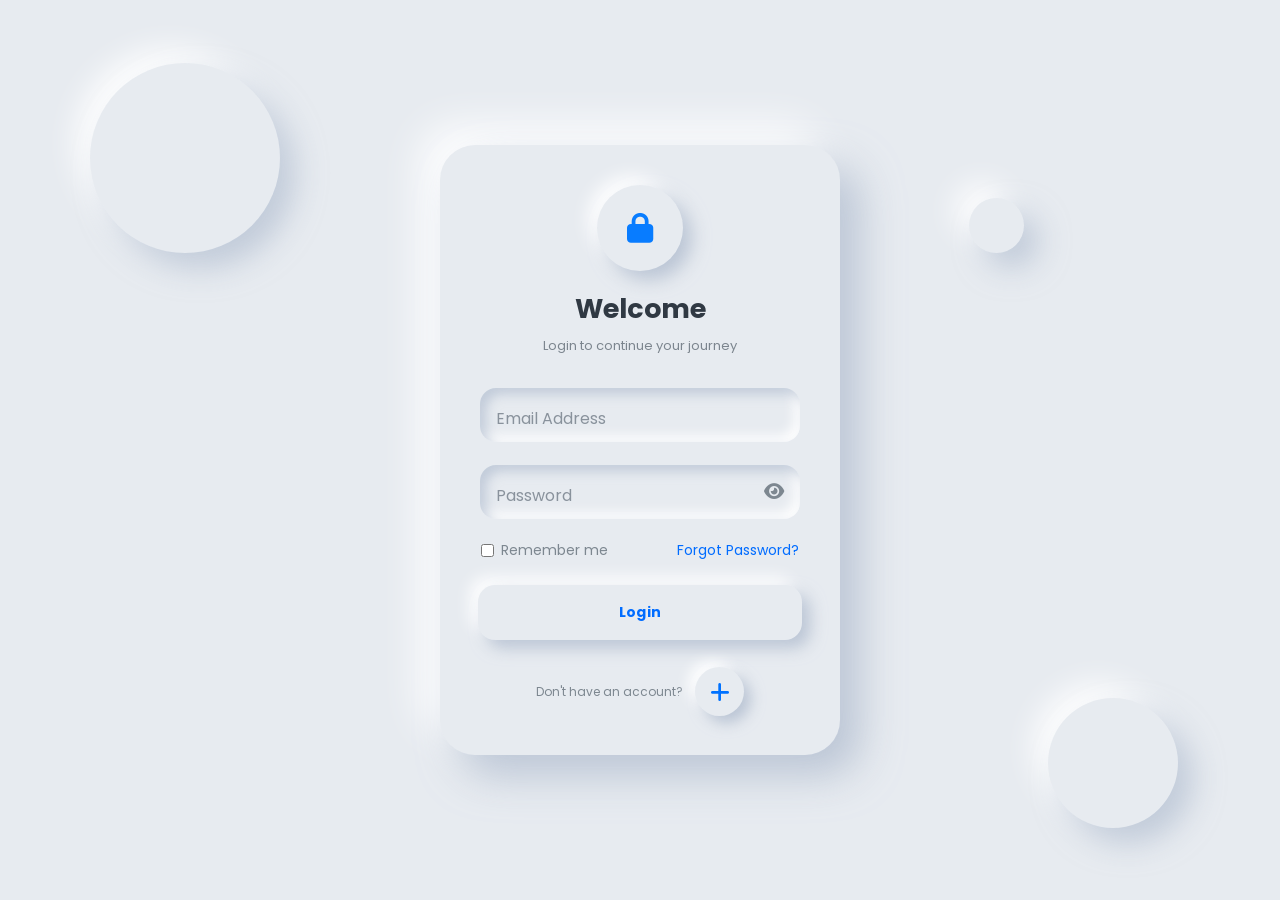
<file: login.html>
<!DOCTYPE html>
<html lang="en">

<head>
    <meta charset="UTF-8">
    <meta name="viewport" content="width=device-width, initial-scale=1.0">
    <title>Login & Sign Up Form UI | BMRTA</title>
    <link rel="stylesheet" href="https://cdnjs.cloudflare.com/ajax/libs/font-awesome/6.4.0/css/all.min.css">
    <style>
        @import url('https://fonts.googleapis.com/css2?family=Poppins:ital,wght@0,100;0,200;0,300;0,400;0,500;0,600;0,700;0,800;0,900;1,100;1,200;1,300;1,400;1,500;1,600;1,700;1,800;1,900&display=swap');

        * {
            padding: 0;
            margin: 0;
            box-sizing: border-box;
            font-family: "Poppins", sans-serif;
        }

        body {
            min-height: 100vh;
            display: flex;
            justify-content: center;
            align-items: center;
            background: #e7ebf0;
            overflow: hidden;
            scrollbar-width: 0.7;
        }

        .bg-circle {
            position: fixed;
            border-radius: 50%;
            background: #e7ebf0;
            box-shadow: 15px 15px 30px rgba(163, 177, 198, .55), -15px -15px 30px rgba(255, 255, 255, .9);
            z-index: -5;
            animation: floating 6s ease-in-out infinite;
        }

        .bg1 { width: 190px; height: 190px; top: 7%; left: 7%; }
        .bg2 { width: 130px; height: 130px; right: 8%; bottom: 8%; animation-delay: 1.5s; }
        .bg3 { width: 55px; height: 55px; right: 20%; top: 22%; animation-delay: 3s; }

        @keyframes floating {
            0%, 100% { transform: translateY(0); }
            50% { transform: translateY(-18px); }
        }

        .auth-wrapper {
            width: 400px;
            max-width: 92%;
            perspective: 1600px;
        }

        .auth-card {
            position: relative;
            width: 100%;
            min-height: 610px;
            transform-style: preserve-3d;
            transition: transform 0.8s cubic-bezier(.4, 0, .2, 1);
        }

        .auth-card.flipped {
            transform: rotateY(180deg);
        }

        .form-panel {
            position: absolute;
            inset: 0;
            padding: 40px 38px;
            border-radius: 35px;
            background: #e7ebf0;
            box-shadow: 20px 20px 40px rgba(163, 177, 198, .65), -20px -20px 40px rgba(255, 255, 255, .95);
            -webkit-backface-visibility: hidden;
            backface-visibility: hidden;
            transform-style: preserve-3d;
        }

        .signup-panel {
            transform: rotateY(180deg);
        }

        .auth-card:not(.flipped) .signup-panel { pointer-events: none; }
        .auth-card.flipped .login-panel { pointer-events: none; }
        .auth-card.flipped .signup-panel { pointer-events: auto; }

        .logo {
            width: 86px;
            height: 86px;
            margin: 0 auto 18px;
            display: flex;
            justify-content: center;
            align-items: center;
            border-radius: 50%;
            font-size: 30px;
            color: #087cff;
            background: #e7ebf0;
            box-shadow: 9px 9px 18px rgba(163, 177, 198, .65), -9px -9px 18px rgba(255, 255, 255, .95);
            transition: 0.4s ease;
        }

        .logo:hover { transform: translateY(-5px) rotate(8deg); }
        h1 { text-align: center; font-size: 27px; color: #303943; margin-bottom: 7px; }
        .subtitle { text-align: center; color: #7c858e; font-size: 13px; margin-bottom: 30px; }

        .input-group {
            position: relative;
            width: 100%;
            height: 58px;
            margin-bottom: 19px;
        }

        .electric-border {
            position: absolute;
            inset: -2px;
            border-radius: 19px;
            overflow: hidden;
            pointer-events: none;
            opacity: 0;
            transition: opacity .2s ease;
        }

        .electric-border::before {
            content: "";
            position: absolute;
            width: 170%;
            height: 170%;
            left: -35%;
            top: -35%;
            background: conic-gradient(from 0deg, transparent 0deg, transparent 30deg, #00eaff 45deg, #00aaff 65deg, #006cff 80deg, transparent 105deg, transparent 360deg);
            animation: electricRotate 1.1s linear infinite;
        }

        .electric-border::after {
            content: "";
            position: absolute;
            inset: 2px;
            border-radius: 17px;
            background: #e7ebf0;
        }

        .electric-glow {
            position: absolute;
            inset: -4px;
            border-radius: 21px;
            pointer-events: none;
            opacity: 0;
            filter: blur(7px);
        }

        .input-group:focus-within .electric-border { opacity: 1; }
        .input-group:focus-within .electric-glow {
            opacity: .55;
            animation: electricRotate 1.1s linear infinite;
        }

        @keyframes electricRotate {
            from { transform: rotate(0deg); }
            to { transform: rotate(360deg); }
        }

        .input-group input {
            position: absolute;
            inset: 2px;
            width: calc(100% - 4px);
            height: 54px;
            border: none;
            outline: none;
            border-radius: 16px;
            background: #e7ebf0;
            color: #303943;
            font-size: 15px;
            padding: 0 48px 0 18px;
            z-index: 20;
            box-shadow: inset 6px 6px 12px rgba(163, 177, 198, .55), inset -6px -6px 12px rgba(255, 255, 255, .95);
            transition: box-shadow .25s ease;
        }

        .input-group input:focus {
            box-shadow: inset 3px 3px 7px rgba(163, 177, 198, .55), inset -3px -3px 7px rgba(255, 255, 255, .95);
        }

        .input-group label {
            position: absolute;
            left: 18px;
            top: 20px;
            z-index: 30;
            color: #89929c;
            font-size: 16px;
            pointer-events: none;
            transition: all .25s ease;
        }

        .input-group input:focus + label,
        .input-group input:not(:placeholder-shown) + label {
            top: -8px;
            left: 13px;
            padding: 2px 8px;
            border-radius: 7px;
            font-size: 10px;
            line-height: 14px;
            white-space: nowrap;
        }

        .password-toggle {
            position: absolute;
            right: 14px;
            top: 15px;
            width: 28px;
            height: 28px;
            display: flex;
            align-items: center;
            justify-content: center;
            border: none;
            background: transparent;
            color: #7d8790;
            cursor: pointer;
            z-index: 40;
            font-size: 18px;
        }

        .password-toggle:hover {
            color: #006cff;
            transform: scale(1.1);
        }

        .options {
            display: flex;
            justify-content: space-between;
            align-items: center;
            margin: 5px 3px 24px;
            color: #7d8790;
            font-size: 14px;
        }

        .checkbox { display: flex; align-items: center; gap: 7px; }
        .checkbox input { accent-color: #0072ff; }
        .options a { color: #006cff; text-decoration: none; }

        .main-btn {
            position: relative;
            isolation: isolate;
            width: 100%;
            height: 55px;
            border: none;
            border-radius: 17px;
            background: #e7ebf0;
            color: #006cff;
            font-size: 14px;
            font-weight: 700;
            letter-spacing: .4px;
            cursor: pointer;
            overflow: hidden;
            box-shadow: 8px 8px 16px rgba(163, 177, 198, .65), -8px -8px 16px rgba(255, 255, 255, .95);
            transition: .3s ease;
        }

        .main-btn::before {
            content: "";
            position: absolute;
            inset: 0;
            background: linear-gradient(110deg, #006cff, #00cfff, #006cff);
            background-size: 200% 100%;
            transform: translateY(100%);
            transition: transform .35s ease;
            z-index: -1;
        }

        .main-btn:hover::before {
            transform: translateY(0);
            animation: buttonMove 1.5s linear infinite;
        }

        @keyframes buttonMove {
            from { background-position: 0 50%; }
            to { background-position: 200% 50%; }
        }

        .main-btn:hover {
            color: #fff;
            transform: translateY(-3px);
            box-shadow: 0 10px 25px rgba(0, 114, 255, .35);
        }

        .main-btn:active { transform: scale(.97); }

        .switch-area {
            display: flex;
            align-items: center;
            justify-content: center;
            gap: 12px;
            margin-top: 27px;
            font-size: 12px;
            color: #7d8790;
        }

        .switch-circle {
            width: 49px;
            height: 49px;
            border: none;
            border-radius: 50%;
            background: #e7ebf0;
            color: #0072ff;
            font-size: 22px;
            cursor: pointer;
            display: flex;
            justify-content: center;
            align-items: center;
            box-shadow: 7px 7px 14px rgba(163, 177, 198, .65), -7px -7px 14px rgba(255, 255, 255, .95);
            transition: .35s ease;
        }

        .switch-circle:hover {
            color: #fff;
            background: #0072ff;
            transform: rotate(180deg) scale(1.08);
            box-shadow: 0 8px 25px rgba(0, 114, 255, .35);
        }

        .switch-circle:active { transform: scale(.9); }
    </style>
</head>

<body>
    <div class="bg-circle bg1"></div>
    <div class="bg-circle bg2"></div>
    <div class="bg-circle bg3"></div>

    <div class="auth-wrapper">
        <div class="auth-card" id="authCard">

            <!-- Login Form -->
            <div class="form-panel login-panel">
                <div class="logo">
                    <i class="fa-solid fa-lock"></i>
                </div>
                <h1>Welcome</h1>
                <p class="subtitle">Login to continue your journey</p>

                <form id="formLogin">
                    <div class="input-group">
                        <div class="electric-glow"></div>
                        <div class="electric-border"></div>
                        <input type="email" id="loginEmail" placeholder=" " autocomplete="email" required>
                        <label for="loginEmail">Email Address</label>
                    </div>

                    <div class="input-group">
                        <div class="electric-glow"></div>
                        <div class="electric-border"></div>
                        <input type="password" id="loginPassword" placeholder=" " autocomplete="current-password" required>
                        <label for="loginPassword">Password</label>
                        <button type="button" class="password-toggle" id="toggleLoginBtn">
                            <i class="fa-solid fa-eye"></i>
                        </button>
                    </div>

                    <div class="options">
                        <label class="checkbox">
                            <input type="checkbox"> Remember me
                        </label>
                        <a href="#">Forgot Password?</a>
                    </div>
                    <button type="submit" class="main-btn">Login</button>
                </form>

                <div class="switch-area">
                    <span>Don't have an account?</span>
                    <button type="button" class="switch-circle" id="btnGoToSignup">
                        <i class="fa-solid fa-plus"></i>
                    </button>
                </div>
            </div>

            <!-- Sign Up Form -->
            <div class="form-panel signup-panel">
                <div class="logo">
                    <i class="fa-solid fa-user"></i>
                </div>
                <h1>Create Account</h1>
                <p class="subtitle">Start your journey with us</p>

                <form id="formSignup">
                    <div class="input-group">
                        <div class="electric-glow"></div>
                        <div class="electric-border"></div>
                        <input type="text" id="signupName" placeholder=" " autocomplete="name" required>
                        <label for="signupName">Full Name</label>
                    </div>

                    <div class="input-group">
                        <div class="electric-glow"></div>
                        <div class="electric-border"></div>
                        <input type="email" id="signupEmail" placeholder=" " autocomplete="email" required>
                        <label for="signupEmail">Email Address</label>
                    </div>

                    <div class="input-group">
                        <div class="electric-glow"></div>
                        <div class="electric-border"></div>
                        <input type="password" id="signupPassword" placeholder=" " autocomplete="new-password" required>
                        <label for="signupPassword">Password</label>
                        <button type="button" class="password-toggle" id="toggleSignupBtn">
                            <i class="fa-solid fa-eye"></i>
                        </button>
                    </div>

                    <div class="input-group">
                        <div class="electric-glow"></div>
                        <div class="electric-border"></div>
                        <input type="password" id="confirmPassword" placeholder=" " autocomplete="new-password" required>
                        <label for="confirmPassword">Confirm Password</label>
                    </div>

                    <button type="submit" class="main-btn">CREATE ACCOUNT</button>
                </form>

                <div class="switch-area">
                    <span>Already have an account?</span>
                    <button type="button" class="switch-circle" id="btnGoToLogin">
                        <i class="fa-solid fa-arrow-left"></i>
                    </button>
                </div>
            </div>

        </div>
    </div>

    <script>
        // LIVE RENDER BACKEND API BASE
        const API_BASE = "https://bmrta-backend.onrender.com/api";
        const card = document.getElementById("authCard");

        // 1. Direct Card Flip Handlers
        document.getElementById("btnGoToSignup").addEventListener("click", (e) => {
            e.preventDefault();
            card.classList.add("flipped");
        });

        document.getElementById("btnGoToLogin").addEventListener("click", (e) => {
            e.preventDefault();
            card.classList.remove("flipped");
        });

        // 2. Password Visibility Toggle
        function setupPasswordToggle(buttonId, inputId) {
            const btn = document.getElementById(buttonId);
            const input = document.getElementById(inputId);
            if (!btn || !input) return;

            btn.addEventListener("click", (e) => {
                e.preventDefault();
                const icon = btn.querySelector("i");
                if (input.type === "password") {
                    input.type = "text";
                    icon.classList.remove("fa-eye");
                    icon.classList.add("fa-eye-slash");
                } else {
                    input.type = "password";
                    icon.classList.remove("fa-eye-slash");
                    icon.classList.add("fa-eye");
                }
            });
        }
        setupPasswordToggle("toggleLoginBtn", "loginPassword");
        setupPasswordToggle("toggleSignupBtn", "signupPassword");

        // 3. Render Backend Login Submission
        document.getElementById("formLogin").addEventListener("submit", async function (e) {
            e.preventDefault();
            const btn = this.querySelector(".main-btn");
            const email = document.getElementById("loginEmail").value.trim();
            const password = document.getElementById("loginPassword").value;

            btn.disabled = true;
            btn.innerText = "AUTHENTICATING...";

            try {
                const res = await fetch(`${API_BASE}/login`, {
                    method: "POST",
                    headers: { "Content-Type": "application/json" },
                    body: JSON.stringify({ email, password })
                });

                const data = await res.json();
                if (!res.ok) throw new Error(data.detail || "Invalid login credentials.");

                localStorage.setItem("user_email", email);
                localStorage.setItem("bmrta_token", email);

                btn.innerText = "✓ SUCCESS";
                setTimeout(() => {
                    window.location.href = "index.html";
                }, 500);
            } catch (err) {
                alert(err.message);
                btn.disabled = false;
                btn.innerText = "LOGIN";
            }
        });

        // 4. Render Backend Registration Submission
        document.getElementById("formSignup").addEventListener("submit", async function (e) {
            e.preventDefault();
            const btn = this.querySelector(".main-btn");
            const name = document.getElementById("signupName").value.trim();
            const email = document.getElementById("signupEmail").value.trim();
            const password = document.getElementById("signupPassword").value;
            const confirm = document.getElementById("confirmPassword").value;

            if (password !== confirm) {
                alert("Passwords do not match!");
                return;
            }

            btn.disabled = true;
            btn.innerText = "CREATING ACCOUNT...";

            try {
                const res = await fetch(`${API_BASE}/signup`, {
                    method: "POST",
                    headers: { "Content-Type": "application/json" },
                    body: JSON.stringify({ name, email, password })
                });

                const data = await res.json();
                if (!res.ok) throw new Error(data.detail || "Registration failed.");

                localStorage.setItem("user_email", email);
                localStorage.setItem("bmrta_token", email);

                btn.innerText = "✓ ACCOUNT CREATED";
                setTimeout(() => {
                    window.location.href = "index.html";
                }, 500);
            } catch (err) {
                alert(err.message);
                btn.disabled = false;
                btn.innerText = "CREATE ACCOUNT";
            }
        });
    </script>
</body>

</html>
</file>
